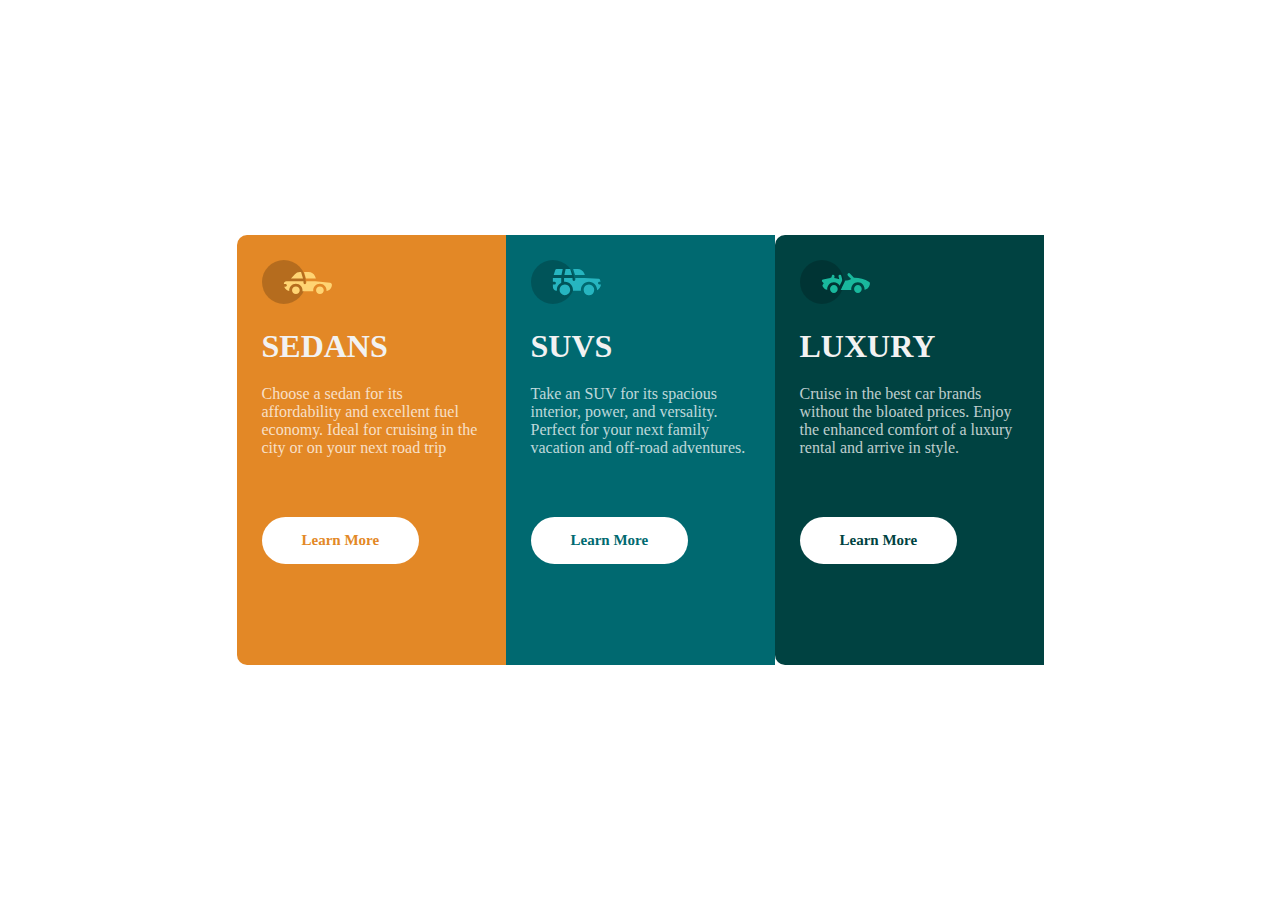
<file: Index.html>
<!DOCTYPE html>
<html lang="en">
<head>
    <meta charset="UTF-8">
    <meta http-equiv="X-UA-Compatible" content="IE=edge">
    <meta name="viewport" content="width=device-width, initial-scale=1.0">
    <title>Flex</title> 
    <link rel="stylesheet" href="Flex.css">
    <link rel="icon" href="img/favicon-32x32.png">
</head>
<body>
    <div class="box-container">
        <div class="box box1">
            <div class="content">
                <img src="img/icon-sedans.svg" width="70px" alt="">
                <h1>SEDANS</h1>
                <p>Choose a sedan for its
                    affordability and excellent fuel
                    economy. Ideal for cruising in the
                    city or on your next road trip
                </p>
                <button class="btn btn1">Learn More</button>

            </div>

        </div>

        <div class="box box2">
            <div class="content">
                <img src="img/icon-suvs.svg" width="70px" alt="">
                <h1>SUVS</h1>
                <p>Take an SUV for its spacious interior,
                   power, and versality. Perfect for your next
                   family vacation and off-road adventures.
                </p>
                <button class="btn btn2">Learn More</button>

            </div>

        </div>

        <div class="box box3">
            <div class="content">
                <img src="img/icon-luxury.svg" width="70px" alt="">
                <h1>LUXURY</h1>
                <p>Cruise in the best car brands
                   without the bloated prices.
                   Enjoy the enhanced comfort of 
                   a luxury rental and arrive in
                   style.
                </p>
                <button class="btn btn3">Learn More</button>

            </div>

        </div>

    </div>
</body>
</html>
</file>
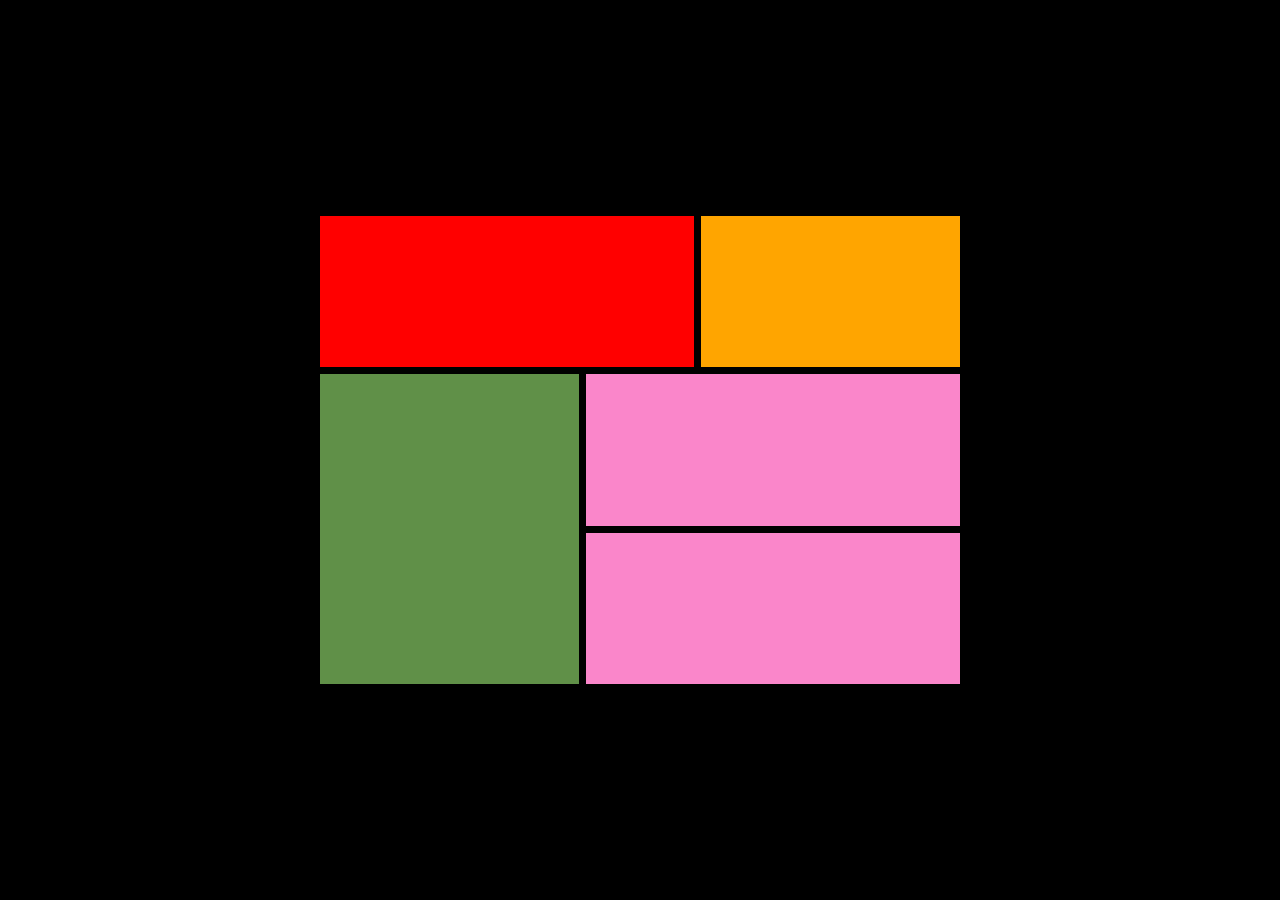
<file: Grid.html>
<!DOCTYPE html>
<html lang="en">
<head>
    <meta charset="UTF-8">
    <meta http-equiv="X-UA-Compatible" content="IE=edge">
    <meta name="viewport" content="width=device-width, initial-scale=1.0">
    <title>Grid layout</title>
    <link rel="stylesheet" href="Grid.css">
</head>
<body>
    <main>
      <div class="ItemA"></div>
      <div class="ItemB"></div>
      <div class="ItemC"></div>
      <div class="ItemD"></div>
      <div class="ItemE"></div>
    </main>
</body>
</html>
</file>
<file: Flex.css>
*{
    margin: 0;
    padding: 0;
    box-sizing: border-box;
    /*font-family: 'Big Shoulders Display', cursive;
    font-family: 'Lexend Deca', sans-serif;*/
}



body{
    width: 100%;
    min-height: 100vh;
    display: flex;
    justify-content: center;
    align-content: center;
}

.box-container{
    width: 100%;
    max-width: 1440px;
    display: flex;
    justify-content: center;
    align-content: center;
    flex-flow: wrap;
}
.box{
    width: 269px;
    padding: 15px;
    min-height: 430px;
}
.box1{
    background-color: hsl(31,77%,52%);
    border-top-left-radius: 10px;
    border-bottom-left-radius: 10px;
}
.box2{
    background-color: hsl(184,100%,22%);
    
}
.box3{
    background-color: hsl(179,100%,13%);
    border-top-left-radius: 10px;
    border-bottom-left-radius: 10px;
}
.content{
    padding: 10px;
}
h1{
    color: hsl(0,0%,95%);
    text-transform: uppercase;
    font-family:'Big Shoulders Display';
    margin: 20px 0;
}
p{
    color: hsla(0,0%,100%,0.75);
    font-family: 'Lexend Deca';
}
.btn{
    margin: 60px 0;
    padding: 15px 40px;
    border: 0;
    border-radius: 30px;
    outline: none;
    background-color: #fff;
    font-size: 15px;
    cursor: pointer;
    font-family: 'Lexend-Deca';
    font-weight: 700;
}
.btn1{
    color: hsl(31,77%,52%);
}
.btn2{
    color: hsl(184,100%,22%);
}
.btn3{
    color: hsl(179,100%,13%);
}
.btn:hover{
    background-color: transparent;
    border: 2px solid #fff;
    color: #fff;
    transition: 0.4s;
}
</file>
<file: Grid.css>
*{
    margin: 0;
    padding: 0;
}

body{
     background-color: black;
     display: flex;
     place-items: center;
     min-height: 100vh;
}

main{
    display: grid;
    grid-template-areas: "a a b"
    "c d d"
    "c e e";
    gap: 7px;
    width: 50%;
    margin: auto;

}
main div{
    padding: 2cm;
    text-align: center;
    
}

.ItemA{
    background-color:red;
    grid-area: a;
}
.ItemB{
    background-color:orange;
    grid-area: b;
}
.ItemC{
    background-color: #609048;
    grid-area: c;
}
.ItemD{
    background-color: #FA86CA;
    grid-area: d;
    
}
.ItemE{
    background-color: #FA86CA;
    grid-area: e;
}
</file>
